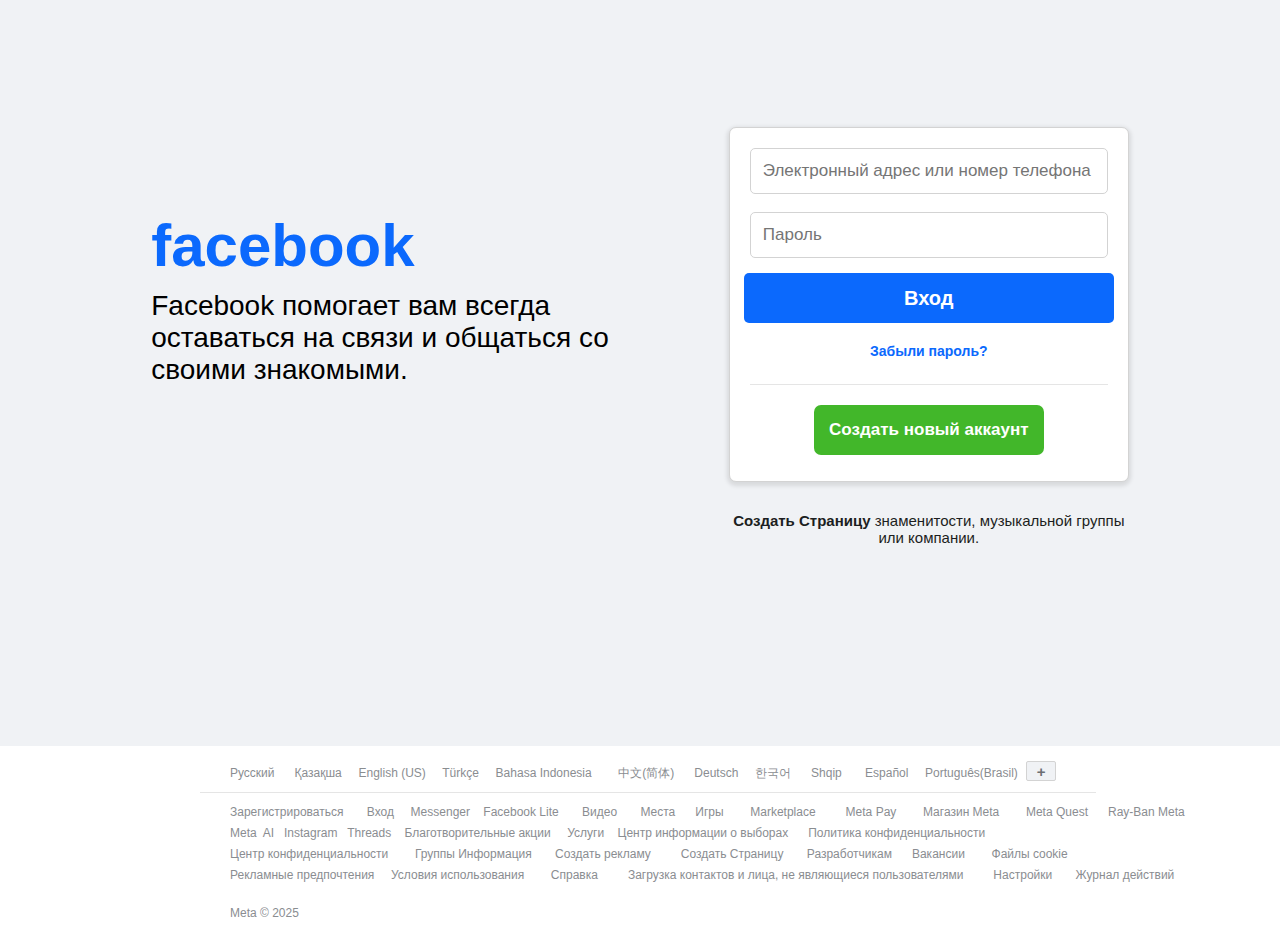
<file: lab2/facebook/index.html>
<!DOCTYPE html>
<html lang="en">
<head>
    <meta charset="UTF-8">
    <meta name="viewport" content="width=device-width, initial-scale=1.0">
    <title>Facebook</title>
    <link rel="stylesheet" href="page.css">
    <link rel="icon" type="image/png" href=images/favicon.png">
</head>
<body>
    <div class = "wholepage">
        <!-- логотип и текст -->
        <div class = "logo">
            <div class = "logo-logo">
                <h1>facebook</h1>
                <p>Facebook помогает вам всегда<br>оставаться на связи и общаться со<br> своими знакомыми.</p>
            </div>
         </div>

        <!-- регистрация -->
        <div class = "regblock">
            <div class = "registration">
                <div class = "table">
                    <input id="email" type = "text" placeholder = "Электронный адрес или номер телефона"> <br>
                    <input id = "passw" type = "password" placeholder = "Пароль" >
                    <button id="button1">Вход</button> <br> 
                    <small id="zabyliparol">Забыли пароль?</small>
                    <div class = "line"></div>
                    <button id="button2">Создать новый аккаунт</button>
                </div>
                <p id = "createpage" > <b>Создать Страницу</b> знаменитости, музыкальной группы <br> или компании.</p>
            </div>
        </div>
    </div>

    <footer class="footer">
        <span style="white-space: pre;" id="langugi">Русский      Қазақша     English (US)     Türkçe     Bahasa Indonesia        中文(简体)      Deutsch     한국어      Shqip       Español     Português(Brasil)</span>
        <button><b>+</b></button>
        <div class="linetwo"></div>

        <p  style="white-space: pre;">Зарегистрироваться       Вход     Messenger    Facebook Lite       Видео       Места      Игры        Marketplace         Meta Pay        Магазин Meta        Meta Quest      Ray-Ban Meta</p>
        <span  style="white-space: pre;">Meta  AI   Instagram   Threads    Благотворительные акции     Услуги    Центр информации о выборах      Политика конфиденциальности</span>
        <p style="white-space: pre;">Центр конфиденциальности        Группы Информация       Создать рекламу         Создать Страницу       Разработчикам      Вакансии        Файлы cookie</p>
        <p style="white-space: pre;">Рекламные предпочтения     Условия использования        Справка         Загрузка контактов и лица, не являющиеся пользователями         Настройки       Журнал действий</p>
        <br>
        <p id="meta">Meta © 2025</p>
    </footer>
    
</body>
</html>
</file>
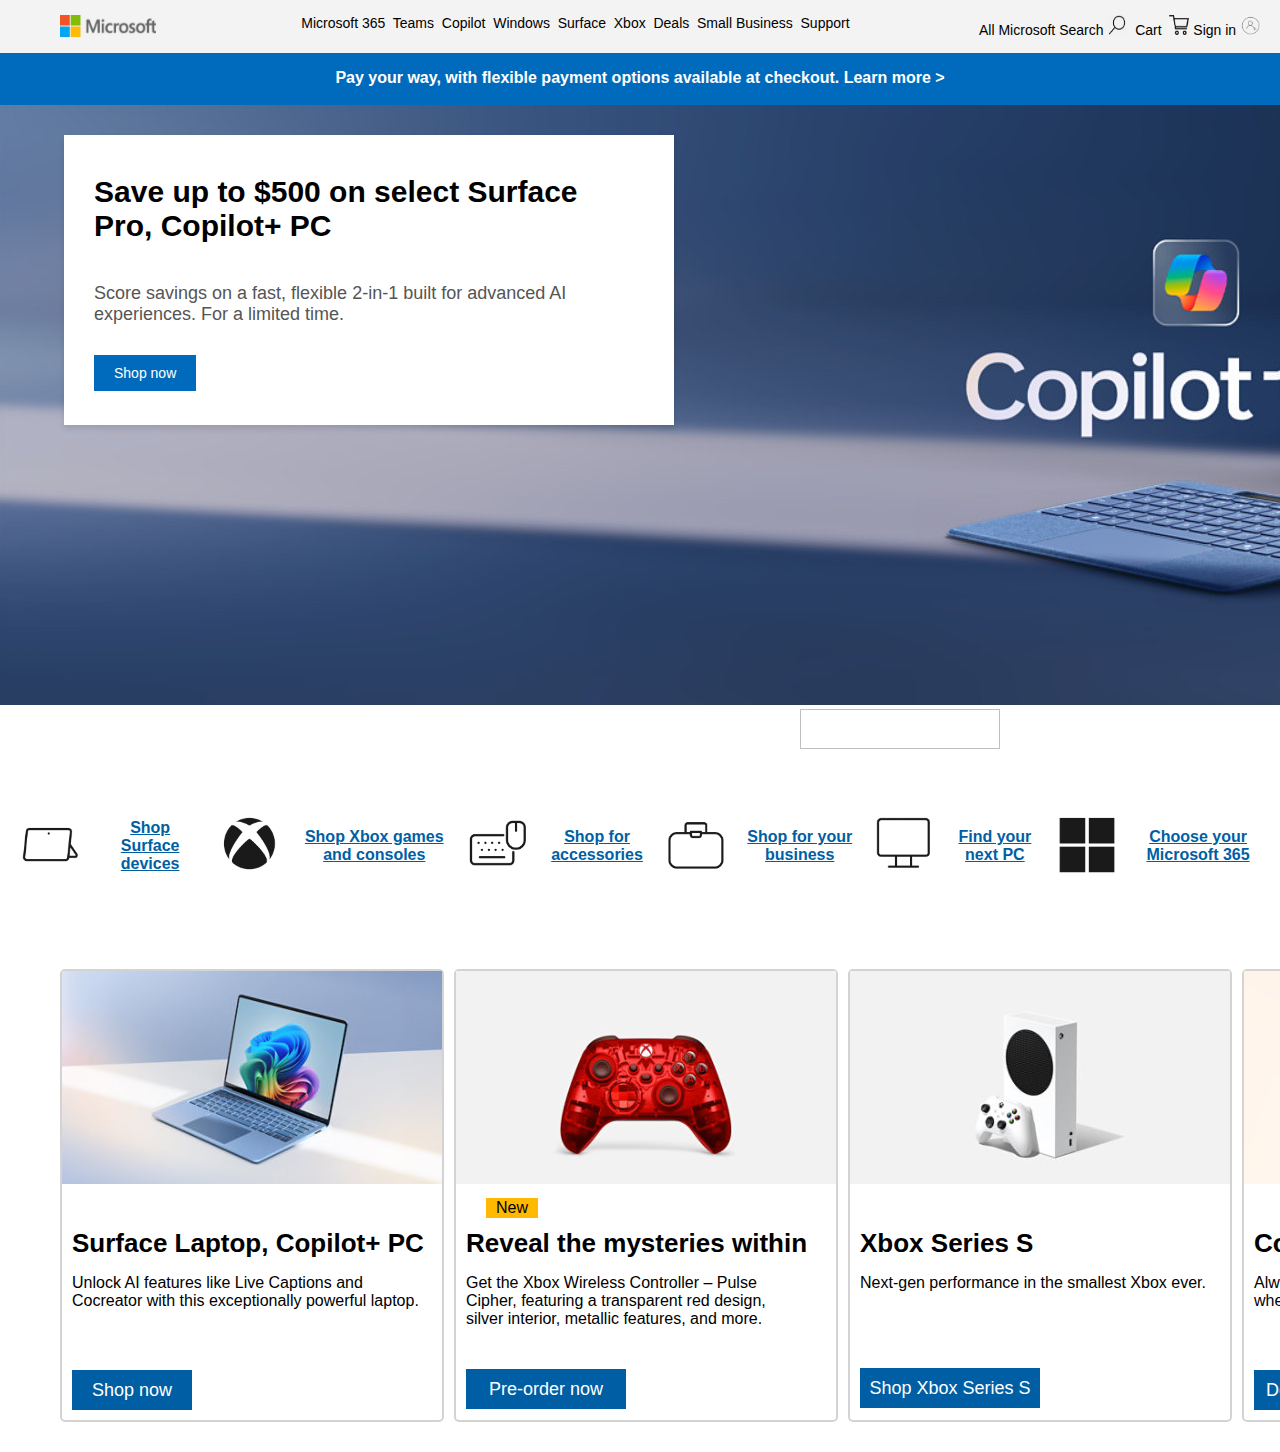
<file: lab2/microsoft/index.html>
<!DOCTYPE html>
<html lang="en">
<head>
    <meta charset="UTF-8">
    <meta name="viewport" content="width=device-width, initial-scale=1.0">
    <title>Microsoft</title>
    <link rel= "stylesheet" href="style.css">
</head>
<body>
    <div class = "whole-page">

        <div class = "toppart1">
            <img id="micr" src ="toppart/microsoftlogo.png">
            <span id = "leftpart" style = "white-space: pre;"> Microsoft 365  Teams  Copilot  Windows  Surface  Xbox  Deals  Small Business  Support</span>
            <div class = "rightpart">
                <span id = "dosearcha" style = "white-space: pre;"> All Microsoft Search</span>
                <img id = "lupa" src = "toppart/lupa.png">
                <span id = "docart" style = "white-space: pre;"> Cart </span>
                <img id = "cart" src = "toppart/cart.png">
                <span id = "dosign" style = "white-space: pre;">Sign in</span>
                <img id="signin" src = "toppart/signin.png">
            </div>
    
        </div>

        <div class = "toppart2">
            <p id="tpptext">Pay your way, with flexible payment options available at checkout. Learn more > </p>
        </div>

        <section class="whitesection">
            <img src="copilot.jpeg" class="whiteimage">
            <div class="highlight-overlay">
                <h2>Save up to $500 on select Surface Pro, Copilot+ PC</h2>
                <p>Score savings on a fast, flexible 2-in-1 built for advanced AI experiences. For a limited time.</p>
                <button>Shop now</button>
            </div>
        </section>
        
        <img id="strelkki" = "strelkki.jpg">

        <div class = "shops">

            <img id="i1" src="icons/icon1.png">
            <p id="it1">Shop Surface devices</p>

            <img id="i2" src="icons/icon2.png">
            <p id="it2">Shop Xbox games and consoles</p>
 
            <img id="i3" src="icons/icon3.png">
            <p id="it3">Shop for accessories</p>

            <img id=i4" src="icons/icon4.png">
            <p id="it4">Shop for your business</p>

            <img id="i5" src="icons/icon5.png">
            <p id="it5">Find your next PC</p>

            <img id="i6" src="icons/icon6.png">
            <p id="it6">Choose your Microsoft 365</p>

        </div>

        <div class = "contentcards">
            <div class = "block1">
                <div class = "table">
                    <img id ="1bi" src="contentcards/1cc.jpeg">
                    <h1 id="header11">Surface Laptop, Copilot+ PC</h1>
                    <p id="text11">Unlock AI features like Live Captions and <br>Cocreator with this exceptionally powerful laptop.</p>
                    <button id="but11">Shop now</button>
                </div>
            </div>
            <div class = "block2">
                <div class = "table">
                    <img id ="2bi" src="contentcards/2cc.jpeg">
                    <p id="new">New</p>
                    <h1 id="header22">Reveal the mysteries within</h1>
                    <p id="text22">Get the Xbox Wireless Controller – Pulse <br> Cipher, featuring a transparent red design, <br> silver interior, metallic features, and more.</p>
                    <button id="but22">Pre-order now</button>
                </div>
            </div>
            <div class = "block3">
                <div class = "table">
                    <img id ="3bi" src="contentcards/3cc.jpeg">
                    <h1 id="header33">Xbox Series S</h1>
                    <p id="text33">Next-gen performance in the smallest Xbox ever.</p>
                    <button id="but33">Shop Xbox Series S</button>
                </div>
            </div>
            <div class = "block4">
                <div class = "table">
                    <img id ="4bi" src="contentcards/4cc.jpeg">
                    <h1 id="header44">Copilot is your AI companion</h1>
                    <p id="text44">Always by your side, ready to support you <br> whenever and wherever you need it.</p>
                    <button id="but44">Download the Copilot app</button>
                </div>
            </div>
        </div>

    </div>
</body>
</html>
</file>
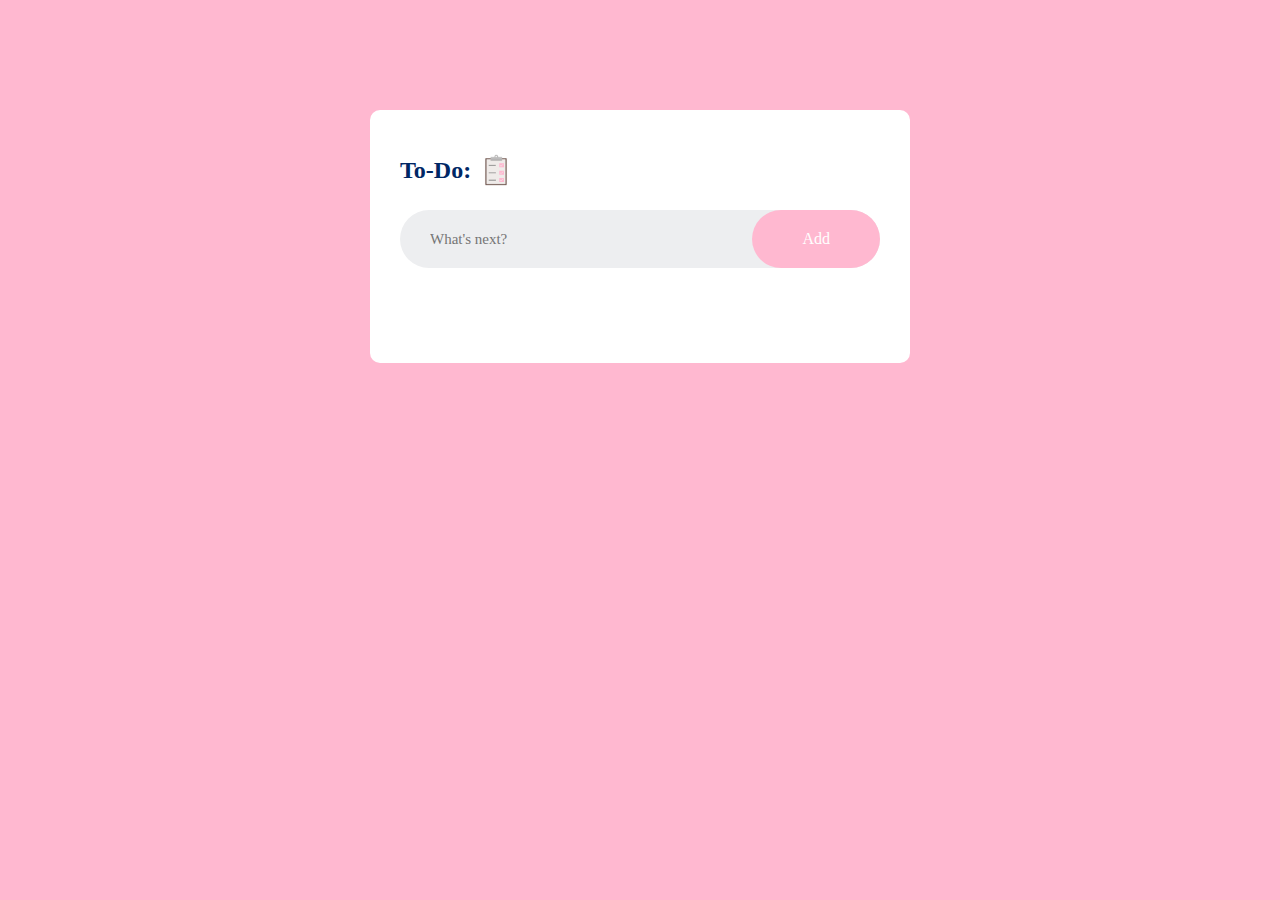
<file: lab3/secondtask/index.html>
<!DOCTYPE html>
<html>
<head>
    <meta name="viewport" content="width=device-width, initial-scale=1">
    <title>To-Do List App</title>
    <link rel="stylesheet" href="style.css">
</head>
<body>
<div class="container">
    <div class="todo-app">
        <h2>To-Do: <img src="images/icon.png"></h2>
        <div class="row">
            <input type="text" id="input-box" placeholder="What's next?">
            <button onclick="addTask()">Add</button>
        </div>
        <ul id="list-container">
            <li class="checked">Task 1</li>
            <li>Task 2</li>
            <li>Task 3</li>
        </ul>
    </div>
</div>
<script src="script.js"></script>
</body>
</html>
</file>
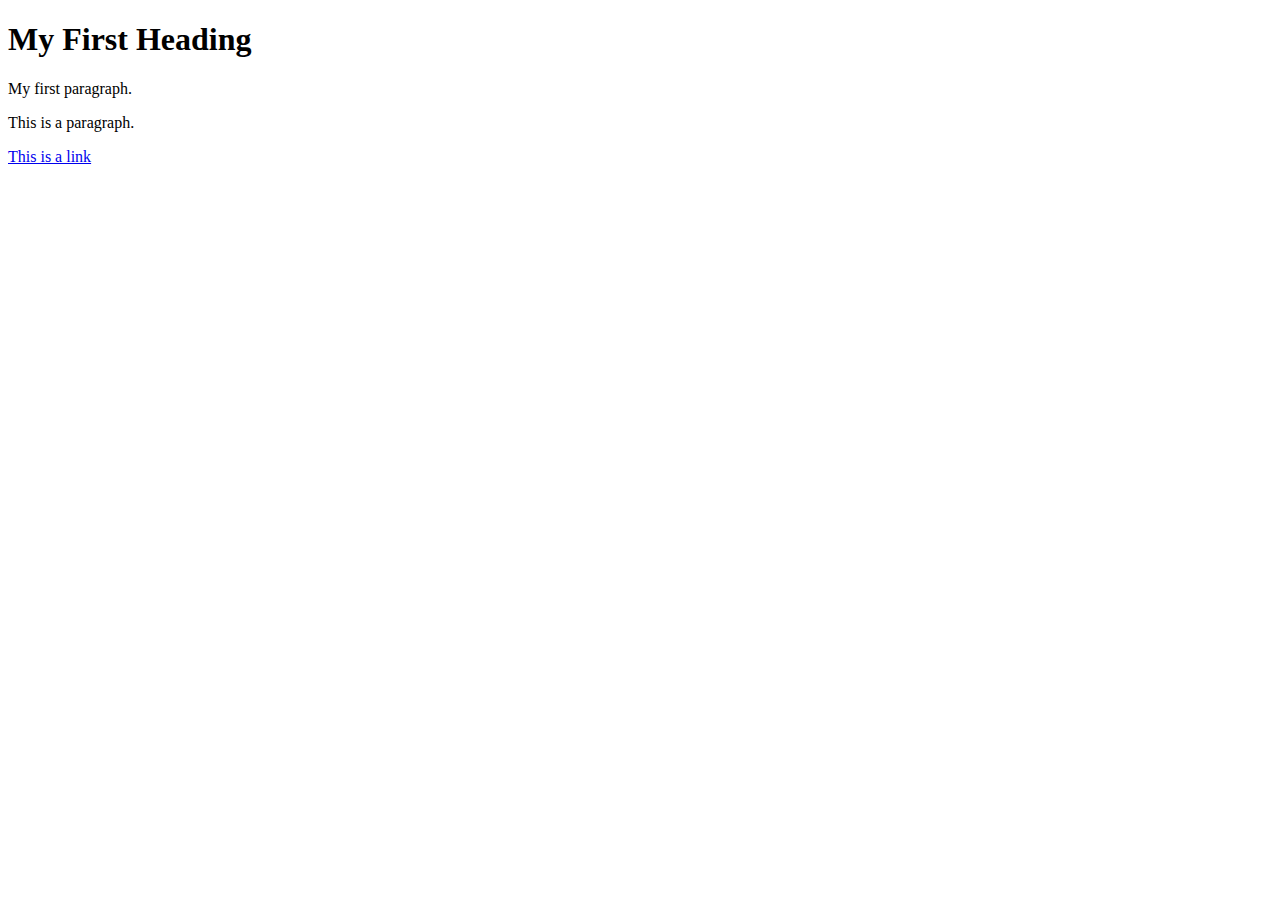
<file: lab1/w3schools/basic.html>
<!-- 1 .What is a correct HTML markup for the document type declaration? -->
<!DOCTYPE html>

<!-- 2 question. -->
<!DOCTYPE html>
<html>
<body>
<h1>My First Heading</h1>
<p>My first paragraph.</p>
</body>
</html>

<!-- 3 question. -->
<p>This is a paragraph.</p>

<!-- 4 question. -->
<a href="https://www.w3schools.com">This is a link</a>
</file>
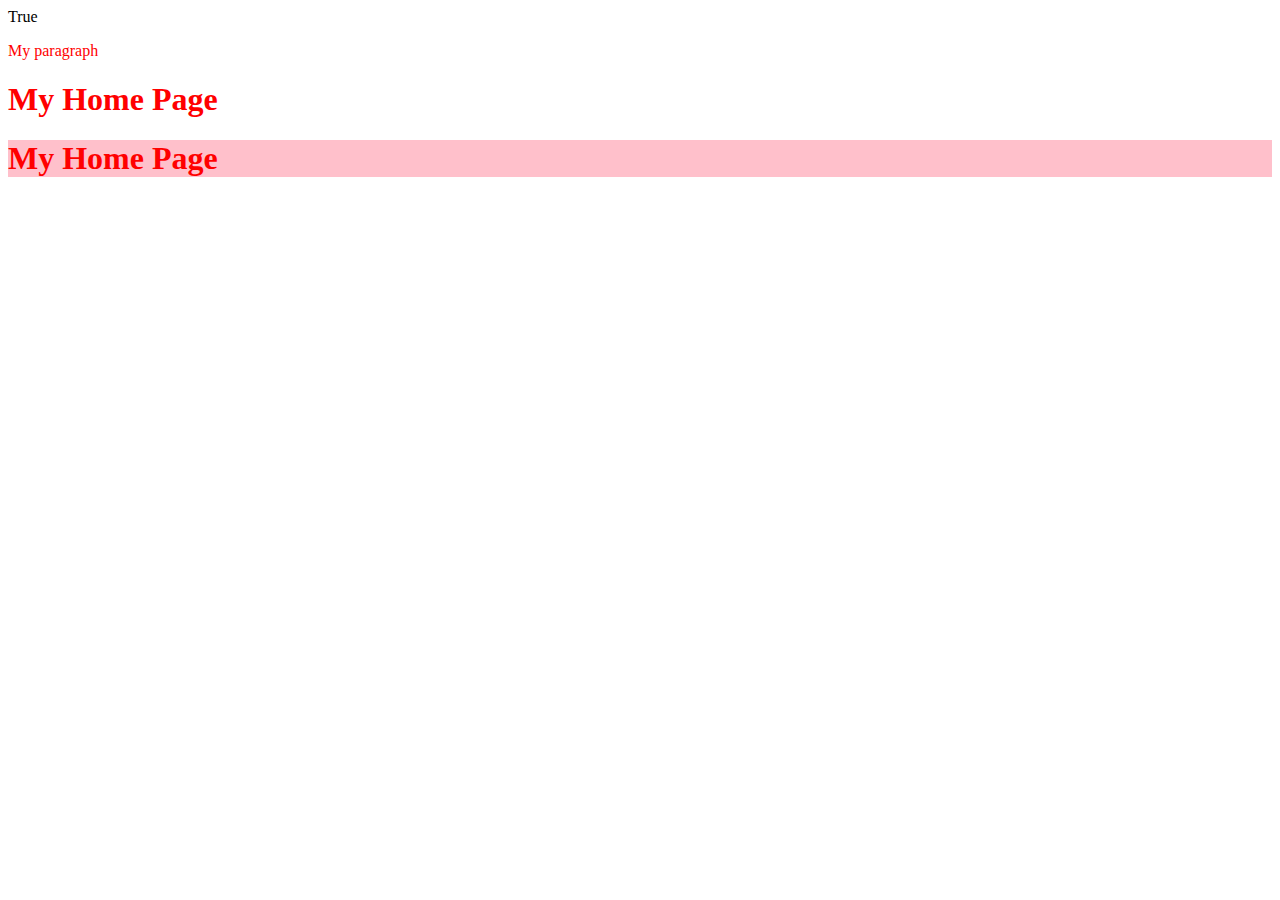
<file: lab1/w3schools/classes.html>
<!--True or False. The class name is case sensitive-->
True

<!--In the <style> section, create a class selector named "special".
Add a color property with the value "blue" inside the "special" class.-->
<!DOCTYPE html>
<html>
<head>
<style>
.special{
color:blue;
}

</style>
</head>
<body>
<p class="special">My paragraph</p>
</body>
</html>

<!--Add the correct class to make the H1 element red.-->
<!DOCTYPE html>
<html>
<head>
<style>
.mystyle {
    color:red;
    }
</style>
</head>
<body>
<h1 class="mystyle">My Home Page</h1>
</body>
</html>

<!-- Add two classes to the H1 element, to make the background pink and the color red. -->
<!DOCTYPE html>
<html>
<head>
<style>
.intro {background:pink;}
.special {color:red;}
</style>
</head>
<body>
<h1 class="intro special">My Home Page</h1>
</body>
</html>
</file>
<file: lab2/facebook/page.css>
* {
    margin: 0;
    padding: 0;
    box-sizing: border-box;
}

body{
    font-family: Arial, Helvetica, sans-serif;
    background-color: rgb(240, 242, 245);
    color: #1c1e21;
}
.wholepage{
    display: flex;
    align-items: center;
    justify-content: center;
    width: 80%;
    margin: auto;
}

.logo{
    margin-top: 50px;
    margin-right: 120px;
}
.logo-logo h1{
    color: rgb(11, 105, 253);
    font-size: 60px;
    font-weight: bold;
    margin-bottom: 10px;
}
.logo-logo p{
    color:black;
    font-family: Arial, Helvetica, sans-serif;
    font-size: 28px;
}

.registration {
    font-family: Arial, Helvetica, sans-serif;
    display: flex;
    align-items: center;
    flex-direction: column;
    margin-top: 127px;
}

#button1{
    background-color:rgb(11, 105, 253);
    color:white;
    border-radius: 5px;
    padding: 10px;
    width: 370px;
    height: 50px;
    font-weight: 700;
    font-size: 20px;
    margin-top: 15px;
    margin: center;
    border: none;
    display: block;
}


#button2{
    background-color: rgb(66, 183, 42);
    color: white;
    border-radius: 7px;
    font-size: 17px;
    font-weight: 700;
    padding: 12px;
    display: block;
    width: 230px;
    height: 50px;
    border: none;
    margin-top: 10px;
}

.table input{
width:100%;
font-size: 17px;
border: 1px solid lightgrey;
border-radius: 5px;
padding: 12px;
}

#zabyliparol{
    font-family: Arial, Helvetica, sans-serif;
    color:rgb(11, 105, 253);
    font-weight: 600;
    text-align: center; 
    display: block;
    margin-top: 2px;
    margin-bottom: 15px;
    font-size: 14px;
}

.table {
    display: flex;
    flex-direction: column;
    align-items: center;
    border: 1px solid lightgrey;
    background-color: white;
    padding: 20px;
    border-radius: 7px;
    box-shadow: 0px 2px 4px 2px rgba(0, 0, 0, 0.1);
    width: 400px;
    height: 355px;
}

 .line {
        width: 100%; /* Растянуть линию на всю ширину контейнера */
        border: none; /* Убрать стандартные границы */
        height: 1px; /* Толщина линии */
        background-color: rgba(0, 0, 0, 0.1); /* Цвет линии */
        margin: 10px; 
}

#createpage{
    font-size: 15px;
    text-align: center;
    margin-top: 30px;
}

.footer{
    background-color: white;
    font-family: Arial;
    color: #8a8d91;
    font-size: 12px;
    height: 200px;
    margin-top: 200px;
    text-align: left;
    padding-top: 10px;
}
.footer p {
    margin: 3px 0;
    line-height: 1.5;
    margin-left: 230px;
}
.footer span{
    margin: 3px 0;
    line-height: 1.5;
    margin-left: 230px;
}

.footer button{
    margin-top: 5px;
    margin-left: 5px;
    width: 30px;
    height: 20px;
    font-size: 15px;
    background-color: rgb(240, 242, 245);
    border: 1px solid lightgray;
    color:#6c6f73;
    border-radius: 2px
}

.linetwo {
    width: 70%; 
    height: 1px; 
    background-color: rgba(0, 0, 0, 0.1); 
    margin-left: 200px; 
    margin-top: 10px;
    margin-bottom: 10px;
}
</file>
<file: lab2/microsoft/style.css>
* {
    margin: 0;
    padding: 0;
}

.whole-page{
    width: 100%;
    font-family: Arial, Helvetica, sans-serif;
}
.toppart1{
   font-size: 12px;
   display: flex;
   justify-content:space-between;
   align-items: left; 
   padding: 15px 20px; 
   background-color: #f3f3f3; 
   font-size: 14px; 
}

#micr{
    width:96px;
    height: 22px;
    margin-left: 40px;
    margin-right: 15px;
}

#lupa{
    width: 20px;
    height: 20px;
}
#cart{
    width: 20px;
    height: 20px;
}
#signin{
    width: 20px;
    height: 20px;
}

.toppart2{
    border: 1px solid #006bbc;
    background-color: #006bbc;
    height: 50px;
    text-align: center;
    color: white;
}

.highlight-section {
    position: relative;
    width: 100%;
    height: auto;
}

.highlight-image {
    width: 100%;
    height: auto;
    display: block;
}

.highlight-overlay {
    text-align:left;
    position: absolute;
    top: 15%;
    left: 5%;
    background: white;
    padding: 30px;
    box-shadow: 0 4px 6px rgba(0, 0, 0, 0.1);
    width: 550px;
    height: 230px;

}

.highlight-overlay h2 {
    font-size: 30px;
    margin-bottom: 10px;
    margin-top: 10px;
}

.highlight-overlay p {
    font-size: 18px;
    color: #555;
    margin-bottom: 30px;
    margin-top: 40px;
}

.highlight-overlay button {
    background-color: #006bbc;
    color: white;
    border: none;
    padding: 10px 20px;
    cursor: pointer;
    font-size: 14px;
    margin-bottom: 40px;

}

.highlight-overlay button:hover {
    background-color: #005FA4;
}

.contentcards{
    display: flex;
    align-items: center;
}

#tpptext{
    margin-top: 15px;
    font-weight: bold;
}

#strelkki{
    margin-left: 800px;
    width: 200px;
    height: 40px;
}

.shops {
    display: flex; 
    justify-content: space-around; 
    margin: 40px; 
    text-align: center;
    gap: 20px; 
}

.shops img {
    width: 60px; 
    height: auto; 
    margin-bottom: 5px; 
}

.shops p {
    font-size: 16px; 
    color: #005FA4; 
    font-weight: 600; 
    margin: 0;
    text-decoration: underline
}

.contentcards{
    display: flex;
    margin-top: 70px;
    justify-content: space-between;
    align-items: stretch;
    gap: 10px;
    margin-bottom: 30px;
}

.block1{
    border:2px solid lightgray;
    border-radius: 5px;
    margin-left: 60px
}

#but11{
    margin-top: 60px;
    margin-bottom: 10px;
    margin-left: 10px;
    background-color: #005FA4;
    border: 1px solid #005FA4;
    color: white;
    font-size: 18px;
    width: 120px;
    height: 40px;
}

#header11{
    font-size: 26px;
    margin-top: 40px;
    margin-left: 10px;
    margin-bottom: 15px;
}

#text11{
    margin-left: 10px;
}

.block2{
    border:2px solid lightgray;
    border-radius: 5px;
}

#but22{
    margin-top: 41px;
    margin-bottom: 10px;
    margin-left: 10px;
    background-color: #005FA4;
    border: 1px solid #005FA4;
    color: white;
    font-size: 18px;
    width: 160px;
    height: 40px;
}

#header22{
    font-size: 26px;
    margin-top: 10px;
    margin-left: 10px;
    margin-bottom: 15px;
}

#text22{
    margin-left: 10px;
}

#new{
    margin-left: 30px;
    margin-top: 10px;
    border: 1px solid #ffb900;
    background-color: #ffb900;
    width: 50px;
    text-align: center;
}

.block3{
    border:2px solid lightgray;
    border-radius: 5px;
}

#but33{
    margin-top: 76px;
    margin-bottom: 10px;
    margin-left: 10px;
    background-color: #005FA4;
    border: 1px solid #005FA4;
    color: white;
    font-size: 18px;
    width: 180px;
    height: 40px;
}

#header33{
    font-size: 26px;
    margin-top: 40px;
    margin-left: 10px;
    margin-bottom: 15px;
}

#text33{
    margin-left: 10px;
}

.block4{
    border:2px solid lightgray;
    border-radius: 5px;
    margin-right: 60px;
}

#but44{
    margin-top: 60px;
    margin-bottom: 10px;
    margin-left: 10px;
    background-color: #005FA4;
    border: 1px solid #005FA4;
    color: white;
    font-size: 18px;
    width: 230px;
    height: 40px;
}

#header44{
    font-size: 26px;
    margin-top: 40px;
    margin-left: 10px;
    margin-bottom: 15px;
}

#text44{
    margin-left: 10px;
}

.shops{
    display: flex;
    justify-content: space-around; 
    align-items: center;
    margin: 40px auto;
    padding: 20px;
    gap: 20px;
    text-align: center;
}

.shops img{
    width: 40px; 
    height: auto;
    margin-bottom: 10px; 
}

.shops {
    display: flex; 
    justify-content: space-around; 
    margin: 40px auto; 
    text-align: center; 
    gap: 20px;
}

.shops img {
    width: 60px;
    height: auto; 
    margin-bottom: 5px; 
}

.shops p {
    font-size: 16px; 
    color: #005FA4;
    font-weight: 600; 
    margin: 0; 
}
</file>
<file: lab3/secondtask/style.css>
*{
  margin: 0;
  padding: 0;
  font-family: 'georgia', serif;
  box-sizing: border-box;
}
.container{
  width: 100%;
  min-height: 100vh;
  background: #FFB8D0;
  padding: 10px;
}
.todo-app{
  width: 100%;
  max-width: 540px;
  background: #fff;
  margin: 100px auto 20px;
  padding: 40px 30px 70px;
  border-radius: 10px;
}
.todo-app h2{
  color: #002765;
  display: flex;
  align-items: center;
  margin-bottom: 20px;
}
.todo-app h2 img{
  width: 40px;
  margin-left: 5px;
}
.row{
  display: flex;
  align-items: center;
  justify-content: space-between;
  background: #edeef0;
  border-radius: 30px;
  padding-left: 20px;
  margin-bottom: 25px;
}
input{
  flex: 1;
  border: none;
  outline: none;
  background: transparent;
  padding: 10px;
  font-weight: 14px;
  font-size: 15px;
}
button{
  border: none;
  outline: none;
  padding: 20px 50px;
  background: #FFB8D0;
  color: #fff;
  font-size: 16px;
  cursor: pointer;
  border-radius: 50px;
}
ul li{
  list-style: none;
  font-size: 17px;
  padding: 12px 8px 12px 50px;
  user-select: none;
  cursor: pointer;
  position: relative;
}
ul li::before{
  content: '';
  position: absolute;
  height: 28px;
  width: 28px;
  border-radius: 50%;
  background-image: url(images/unchecked.png);
  background-size: cover;
  background-position: center;
  top: 12px;
  left: 8px;
}
ul li.checked{
  color: #555;
  text-decoration: line-through;
}
ul li.checked::before{
  background-image: url(images/checked.png);
}
ul li span{
  position: absolute;
  right: 0;
  top: 5px;
  width: 40px;
  height: 40px;
  font-size: 22px;
  color: #555;
  line-height: 40px;
  text-align: center;
  border-radius: 50%;
}
ul li span:hover{
  background: #edeef0;
}
</file>
